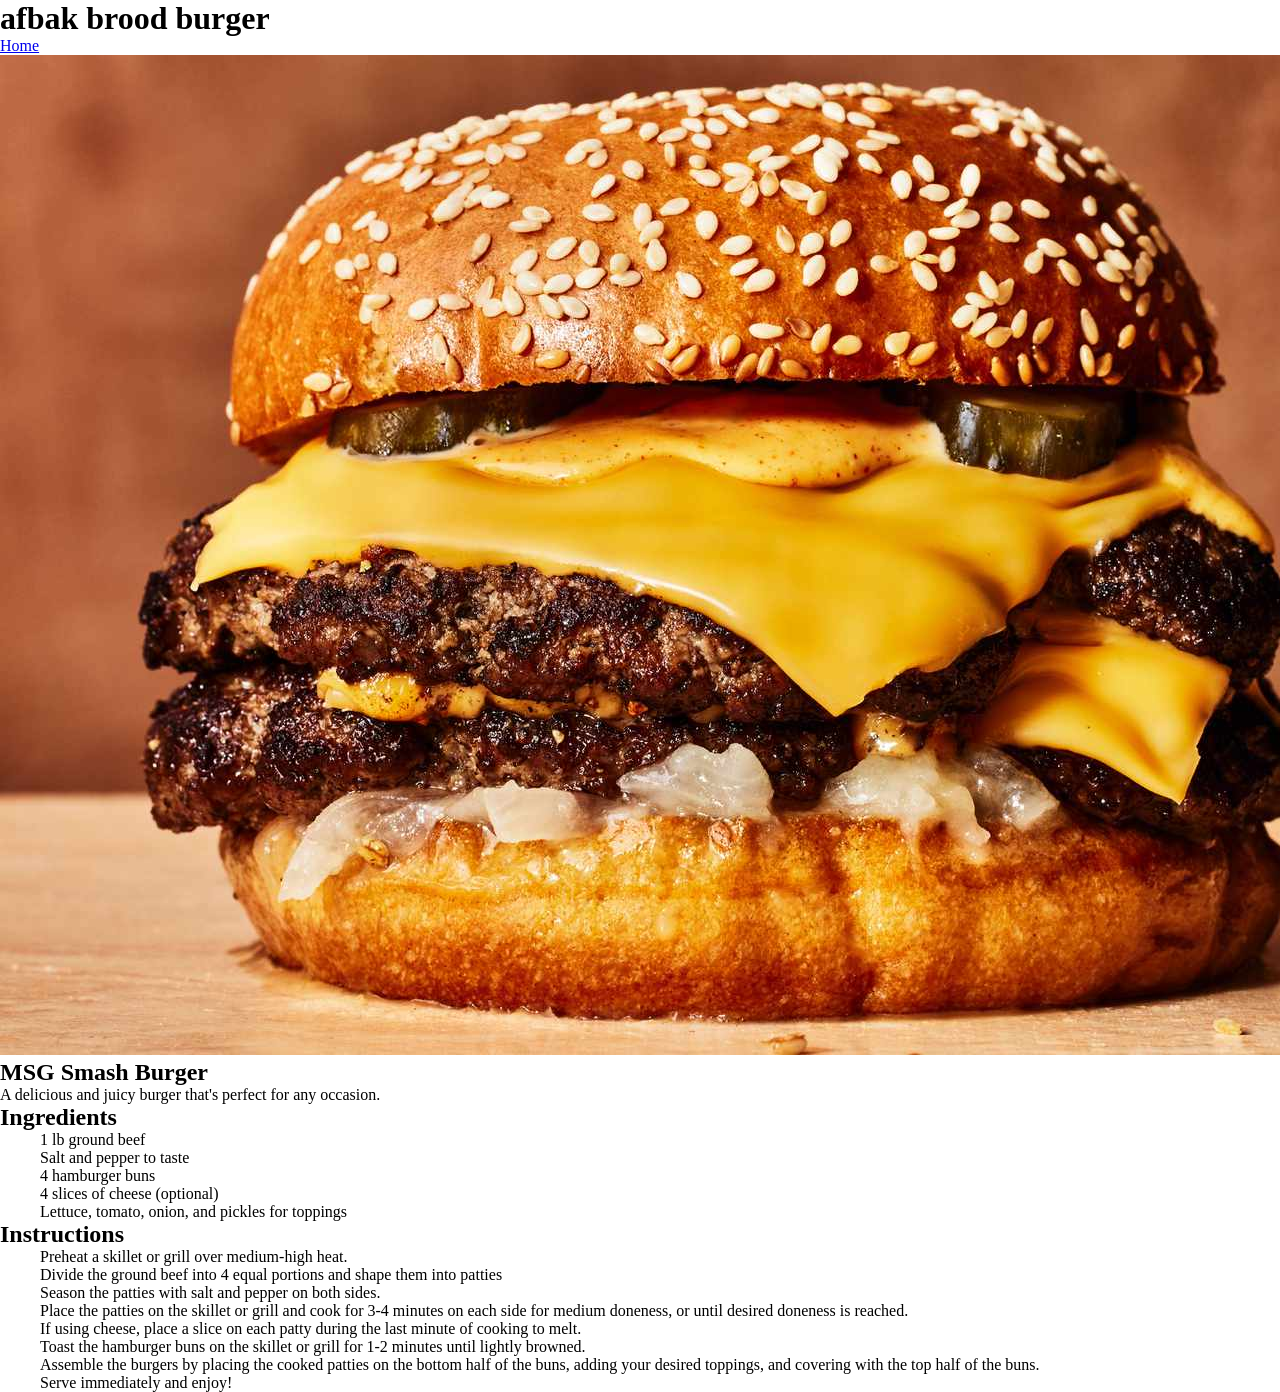
<file: recipes/burger.html>
<!DOCTYPE html>
<html lang="en">
<head>
    <meta charset="UTF-8">
    <meta name="viewport" content="width=device-width, initial-scale=1.0">
    <title>Document</title>
    <link rel="stylesheet" href="style.css">
</head>
<body>
    <h1>afbak brood burger</h1>

<a href="../index.html">Home</a>
<img src="../images/MSG-Smash-Burger-FT-RECIPE0124-d9682401f3554ef683e24311abdf342b.jpg" alt="MSG Smash Burger">

<h2>MSG Smash Burger</h2>
<p>A delicious and juicy burger that's perfect for any occasion.</p>

<h2>Ingredients</h2>
<ul>
    <li>1 lb ground beef</li>
    <li>Salt and pepper to taste</li>
    <li>4 hamburger buns</li>
    <li>4 slices of cheese (optional)</li>
    <li>Lettuce, tomato, onion, and pickles for toppings</li>
</ul>   

<h2>Instructions</h2>
<ol>
    <li>Preheat a skillet or grill over medium-high heat.</li>
    <li>Divide the ground beef into 4 equal portions and shape them into patties</li>
    <li>Season the patties with salt and pepper on both sides.</li>
    <li>Place the patties on the skillet or grill and cook for 3-4 minutes on each side for medium doneness, or until desired doneness is reached.</li>       
    <li>If using cheese, place a slice on each patty during the last minute of cooking to melt.</li>
    <li>Toast the hamburger buns on the skillet or grill for 1-2 minutes until lightly browned.</li>
    <li>Assemble the burgers by placing the cooked patties on the bottom half of the buns, adding your desired toppings, and covering with the top half of the buns.</li>
    <li>Serve immediately and enjoy!</li>      
</ol>


    
</body>
</html>
</file>
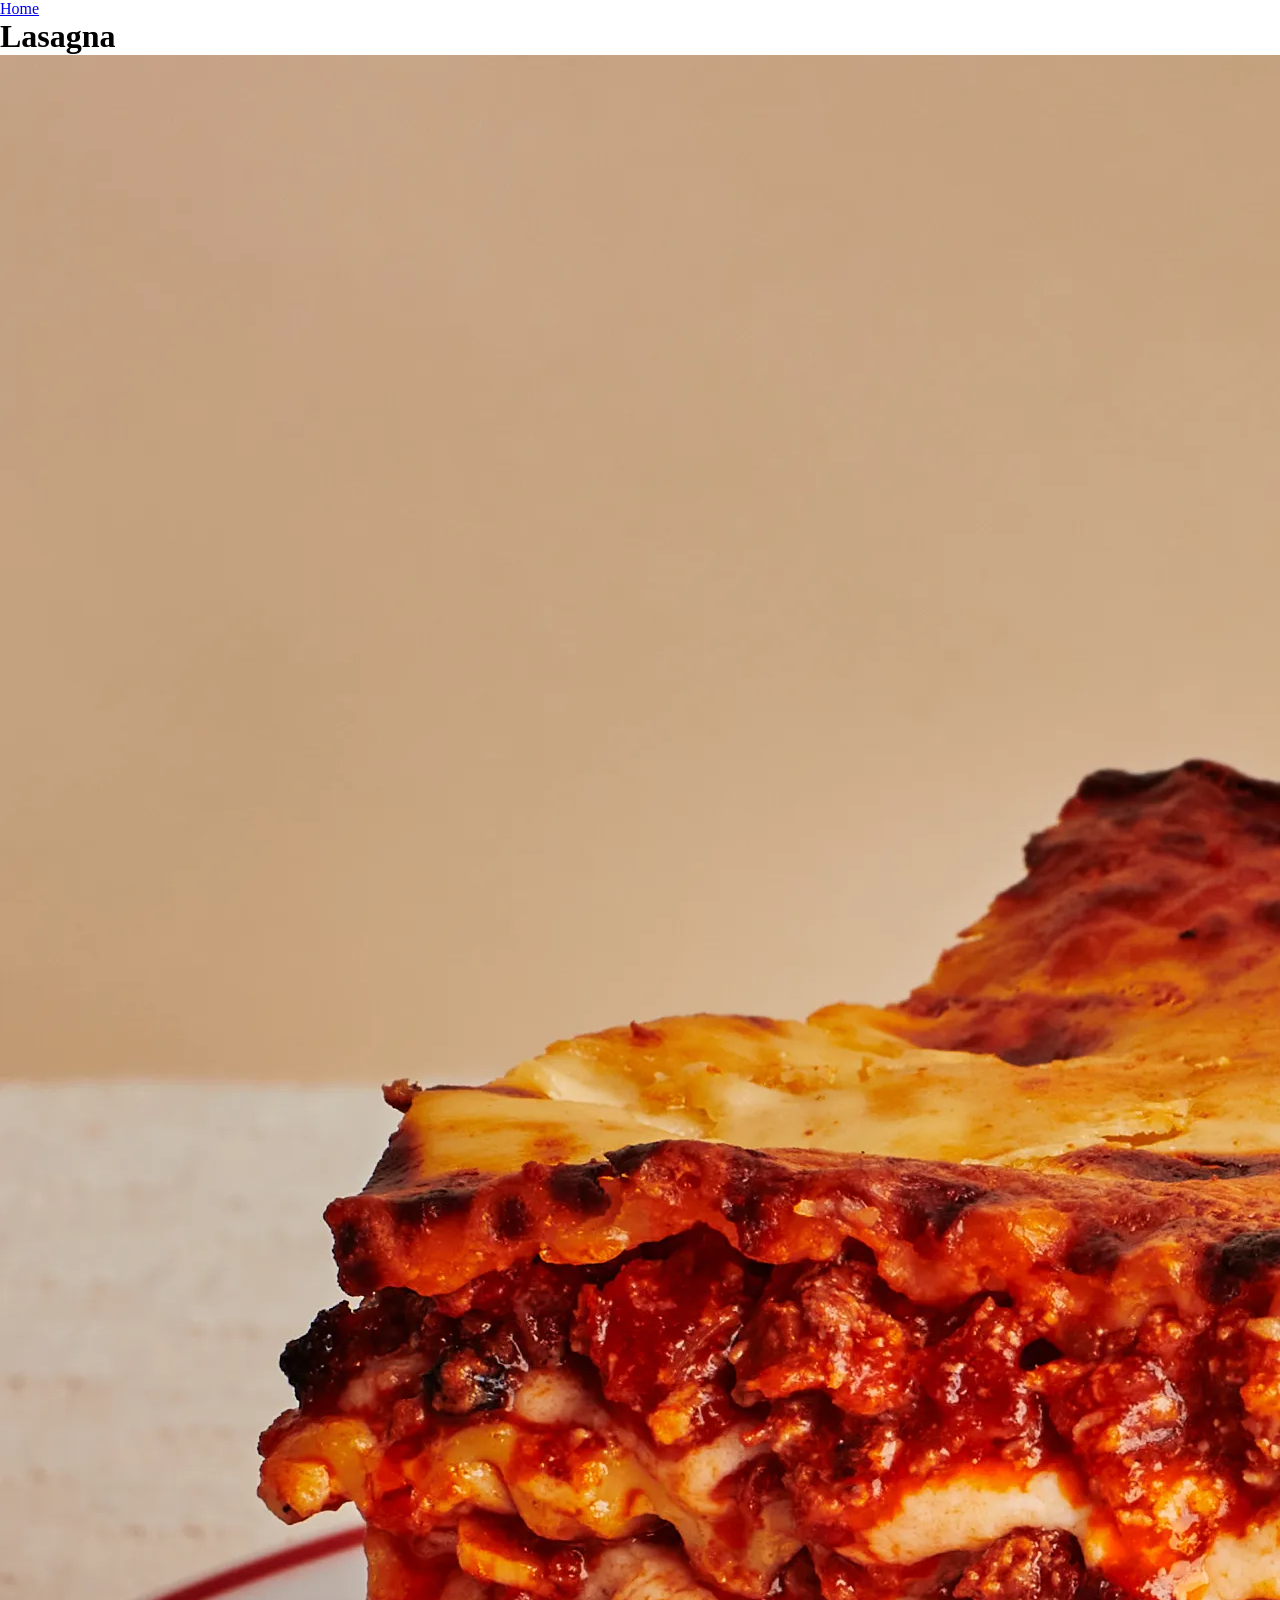
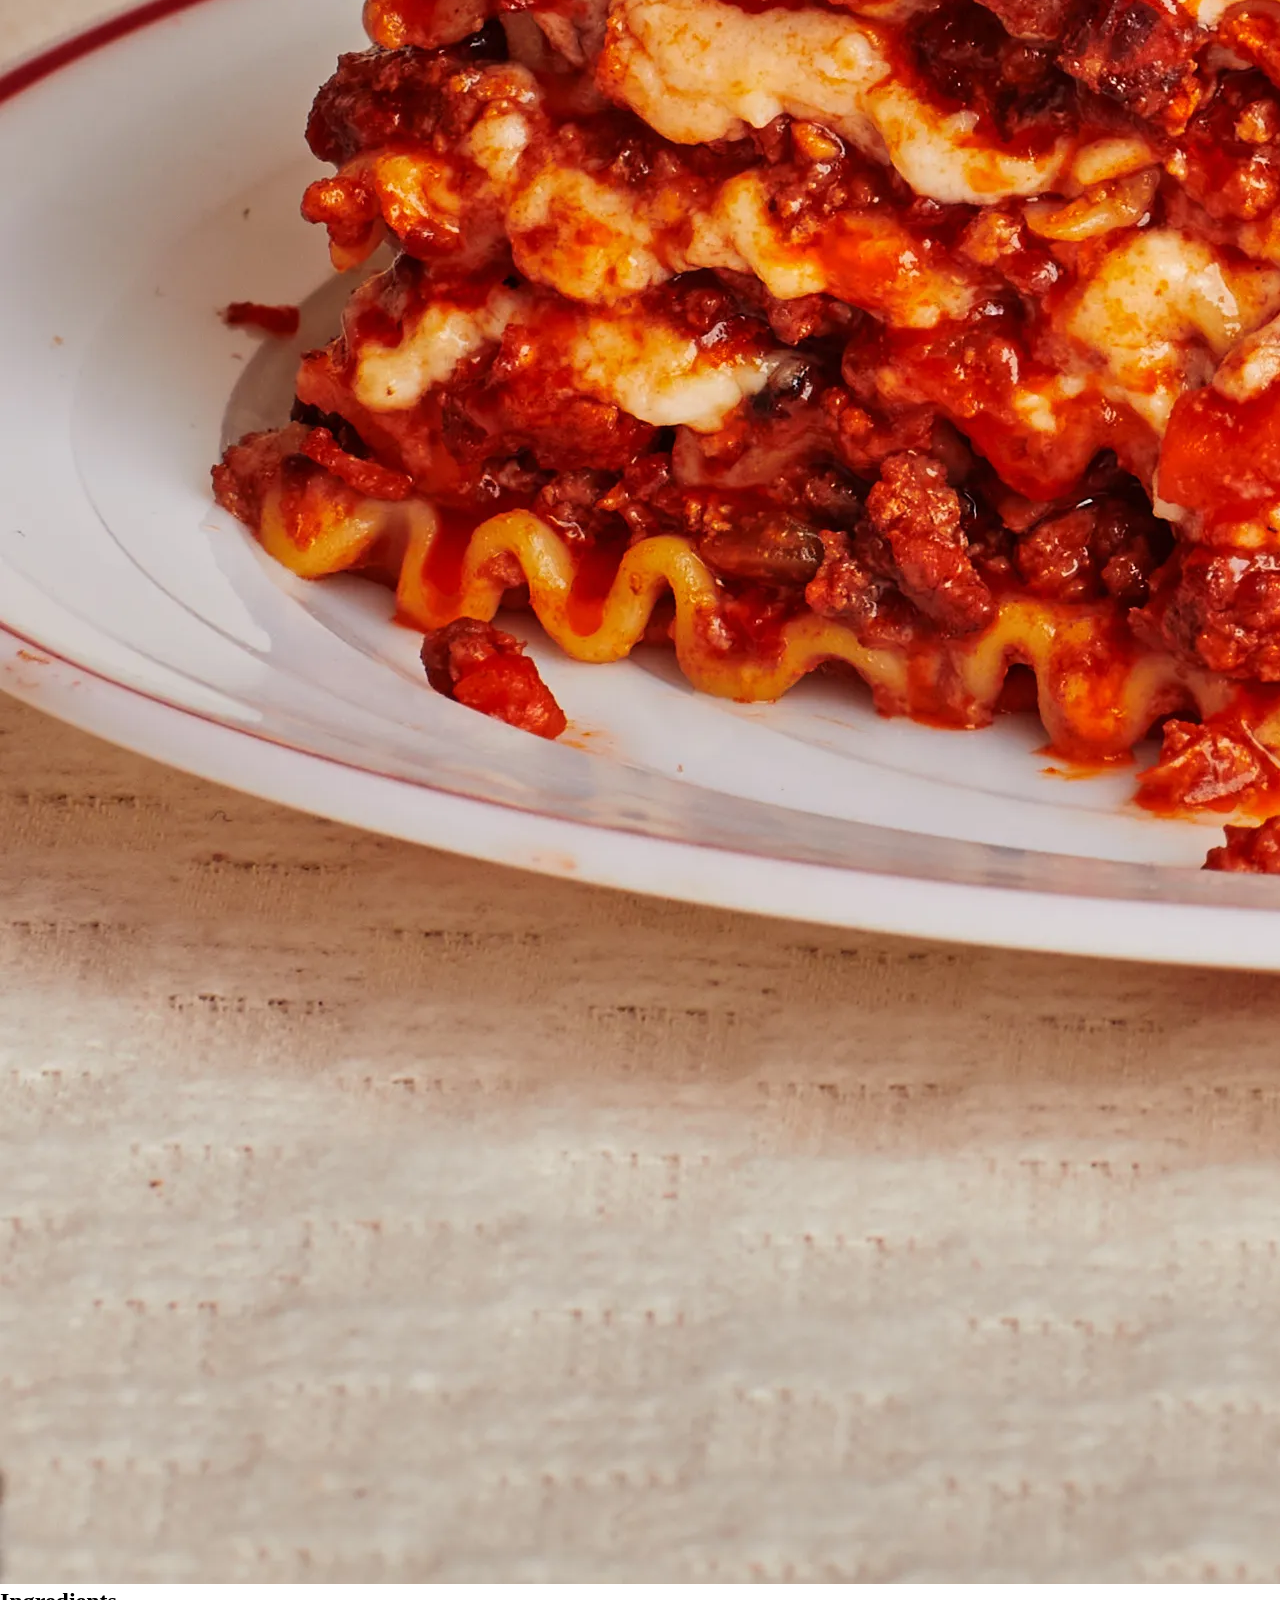
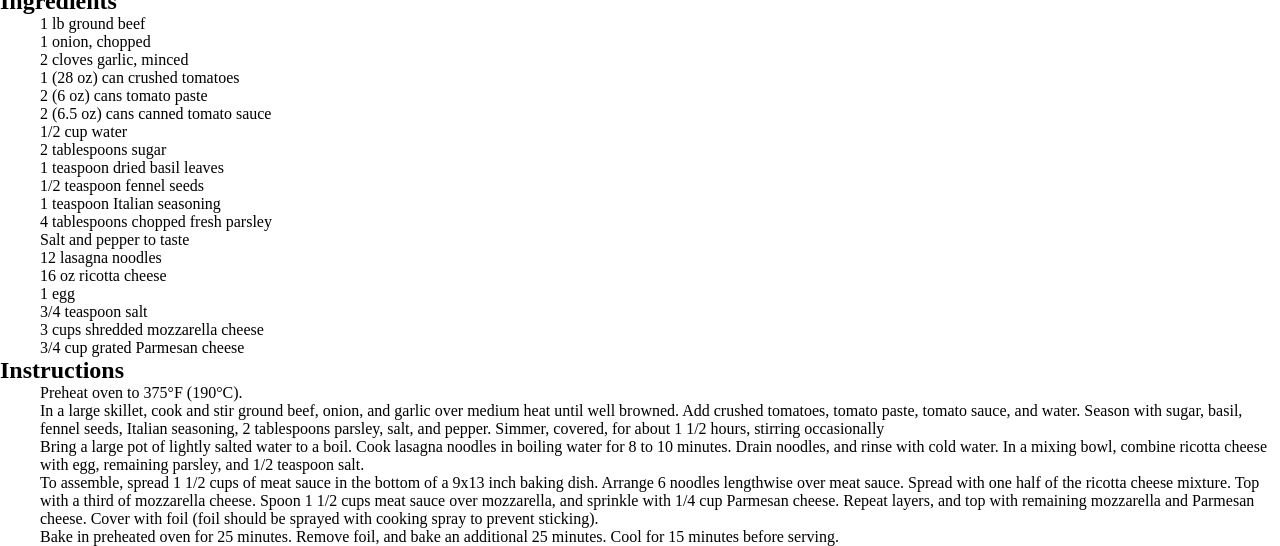
<file: recipes/lasagna.html>
<!DOCTYPE html>
<html lang="en">
<head>
    <meta charset="UTF-8">
    <meta name="viewport" content="width=device-width, initial-scale=1.0">
    <title>Document</title>
    <link rel="stylesheet" href="style.css">
</head>
<body>
    <a href="../index.html">Home</a>

<h1>Lasagna</h1>
<img src="../images/20231120-WEB-Lasanga-6422.webp" alt="Lasagna">   

<h2>Ingredients</h2>
<ul>
    <li>1 lb ground beef</li>
    <li>1 onion, chopped</li>
    <li>2 cloves garlic, minced</li>
    <li>1 (28 oz) can crushed tomatoes</li>
    <li>2 (6 oz) cans tomato paste</li>
    <li>2 (6.5 oz) cans canned tomato sauce</li>
    <li>1/2 cup water</li>
    <li>2 tablespoons sugar</li>
    <li>1 teaspoon dried basil leaves</li>
    <li>1/2 teaspoon fennel seeds</li>
    <li>1 teaspoon Italian seasoning</li>
    <li>4 tablespoons chopped fresh parsley</li>
    <li>Salt and pepper to taste</li>
    <li>12 lasagna noodles</li>
    <li>16 oz ricotta cheese</li>
    <li>1 egg</li>
    <li>3/4 teaspoon salt</li>
    <li>3 cups shredded mozzarella cheese</li>
    <li>3/4 cup grated Parmesan cheese</li>
</ul>

<h2>Instructions</h2>
<ol>
    <li>Preheat oven to 375°F (190°C).</li>
    <li>In a large skillet, cook and stir ground beef, onion, and garlic over medium heat until well browned. Add crushed tomatoes, tomato paste, tomato sauce, and water. Season with sugar, basil, fennel seeds, Italian seasoning, 2 tablespoons parsley, salt, and pepper. Simmer, covered, for about 1 1/2 hours, stirring occasionally</li>
    <li>Bring a large pot of lightly salted water to a boil. Cook lasagna noodles in boiling water for 8 to 10 minutes. Drain noodles, and rinse with cold water. In a mixing bowl, combine ricotta cheese with egg, remaining parsley, and 1/2 teaspoon salt.</li>
    <li>To assemble, spread 1 1/2 cups of meat sauce in the bottom of a 9x13 inch baking dish. Arrange 6 noodles lengthwise over meat sauce. Spread with one half of the ricotta cheese mixture. Top with a third of mozzarella cheese. Spoon 1 1/2 cups meat sauce over mozzarella, and sprinkle with 1/4 cup Parmesan cheese. Repeat layers, and top with remaining mozzarella and Parmesan cheese. Cover with foil (foil should be sprayed with cooking spray to prevent sticking).</li>
    <li>Bake in preheated oven for 25 minutes. Remove foil, and bake an additional 25 minutes. Cool for 15 minutes before serving.</li>
</ol>   
                                                        



</body>
</html>
</file>
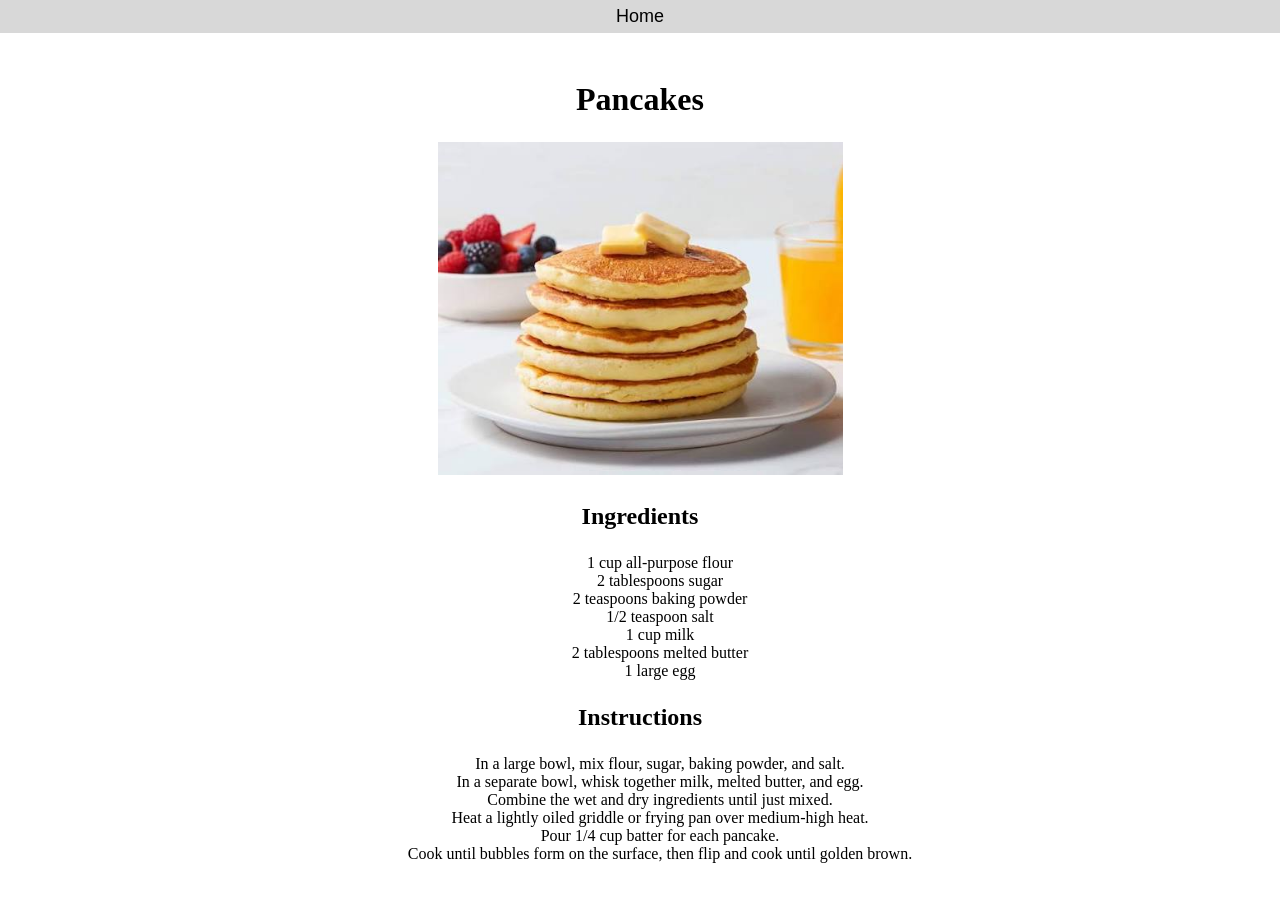
<file: recipes/pancakes.html>
<!DOCTYPE html>
<html lang="en">
<head>
    <meta charset="UTF-8">
    <meta name="viewport" content="width=device-width, initial-scale=1.0">
    <title>Document</title>
    <link rel="stylesheet" href="style.css">
</head>
<body>
    <div class="nav-bar">
    
    <a class="home-link" href="../index.html">Home</a>

</div>

<div class="content">
    <h1 class="content-items">Pancakes</h1>
<img class="content-img" src="../images/Pancakes.jpeg" alt="Pancakes"> 



<h2 class="content-items">Ingredients</h2>
<ul class="content-items">
    <li>1 cup all-purpose flour</li>
    <li>2 tablespoons sugar</li>
    <li>2 teaspoons baking powder</li>
    <li>1/2 teaspoon salt</li>
    <li>1 cup milk</li>
    <li>2 tablespoons melted butter</li>
    <li>1 large egg</li>
</ul>   

<h2 class="content-items">Instructions</h2>

<ol class="content-items">
    <li>In a large bowl, mix flour, sugar, baking powder, and salt.</li>
    <li>In a separate bowl, whisk together milk, melted butter, and egg.</li>
    <li>Combine the wet and dry ingredients until just mixed.</li>
    <li>Heat a lightly oiled griddle or frying pan over medium-high heat.</li>
    <li>Pour 1/4 cup batter for each pancake.</li>
    <li>Cook until bubbles form on the surface, then flip and cook until golden brown.</li>
</ol>   
</div>
</body>
</html>
</file>
<file: recipes/style.css>
* {
    box-sizing: border-box;
    margin: 0;
}

.nav-bar {
    text-align: center;
    background-color: rgba(128, 128, 128, 0.308);
    padding: 6px 12px;

}
a.home-link{
    text-decoration: none;
    font-size: 18px;
    color: black;
    padding: 18px;
    font-family: Arial, Helvetica, sans-serif;
}
a.home-link:hover {
    color: aliceblue;
}
.content{
    text-align: center;
    margin: 12px;
    padding: 12px 24px;
}
.content .content-items {
    margin: 24px;
}
.content .content-img {
    width: 405px;
}
.content, ul, ol {
    list-style: none;
}
</file>
